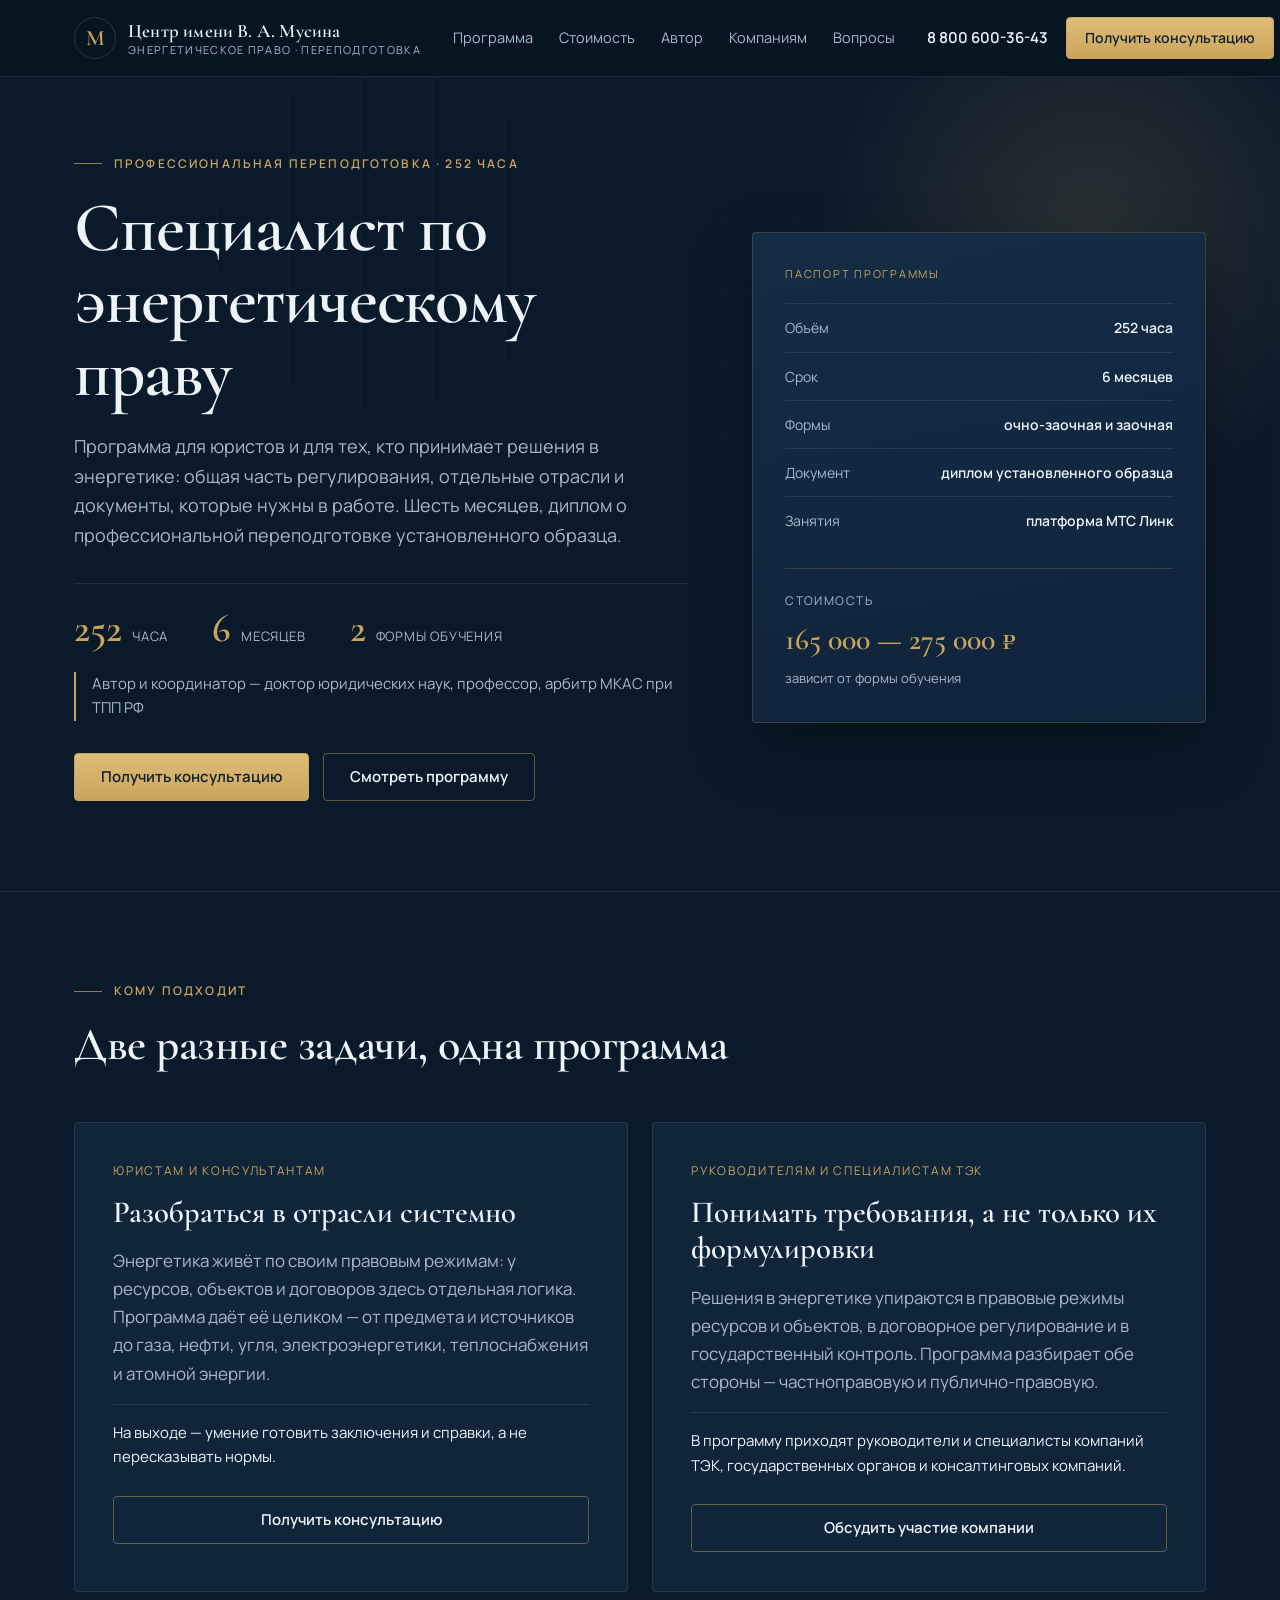
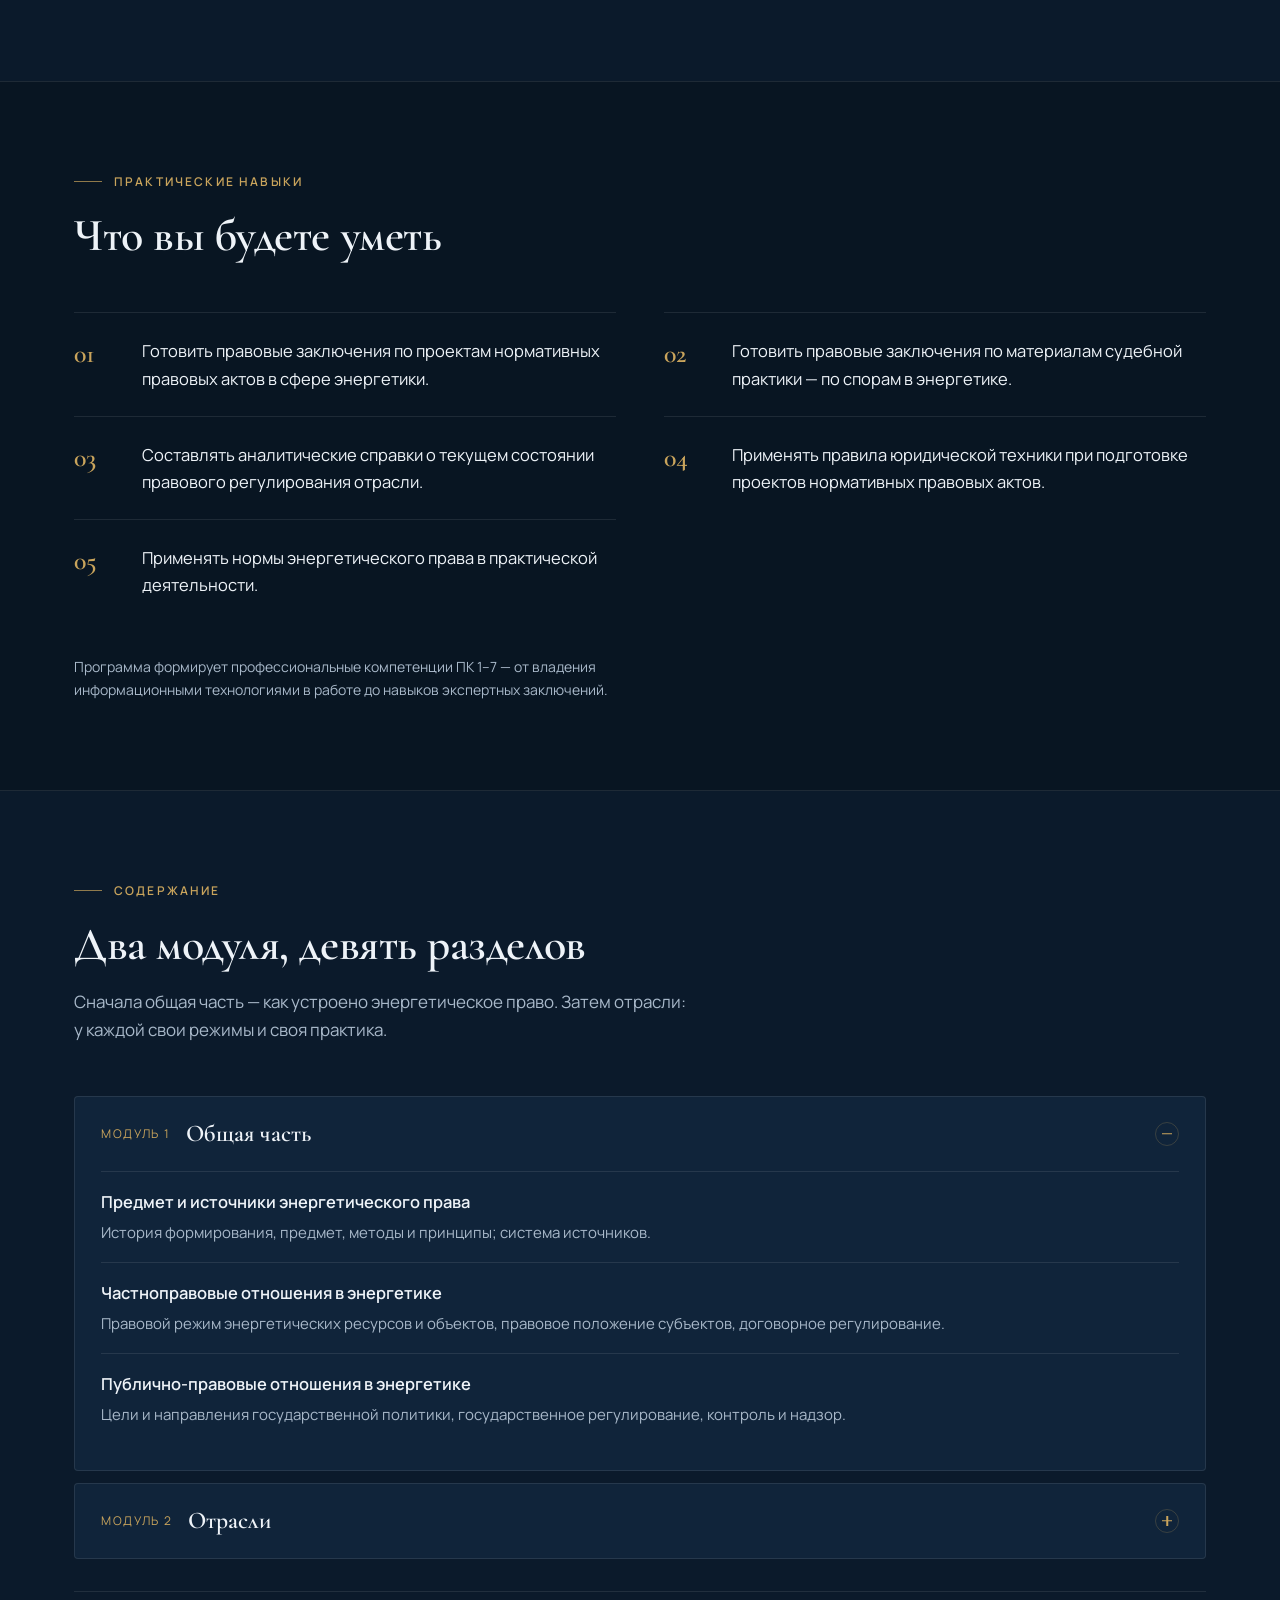
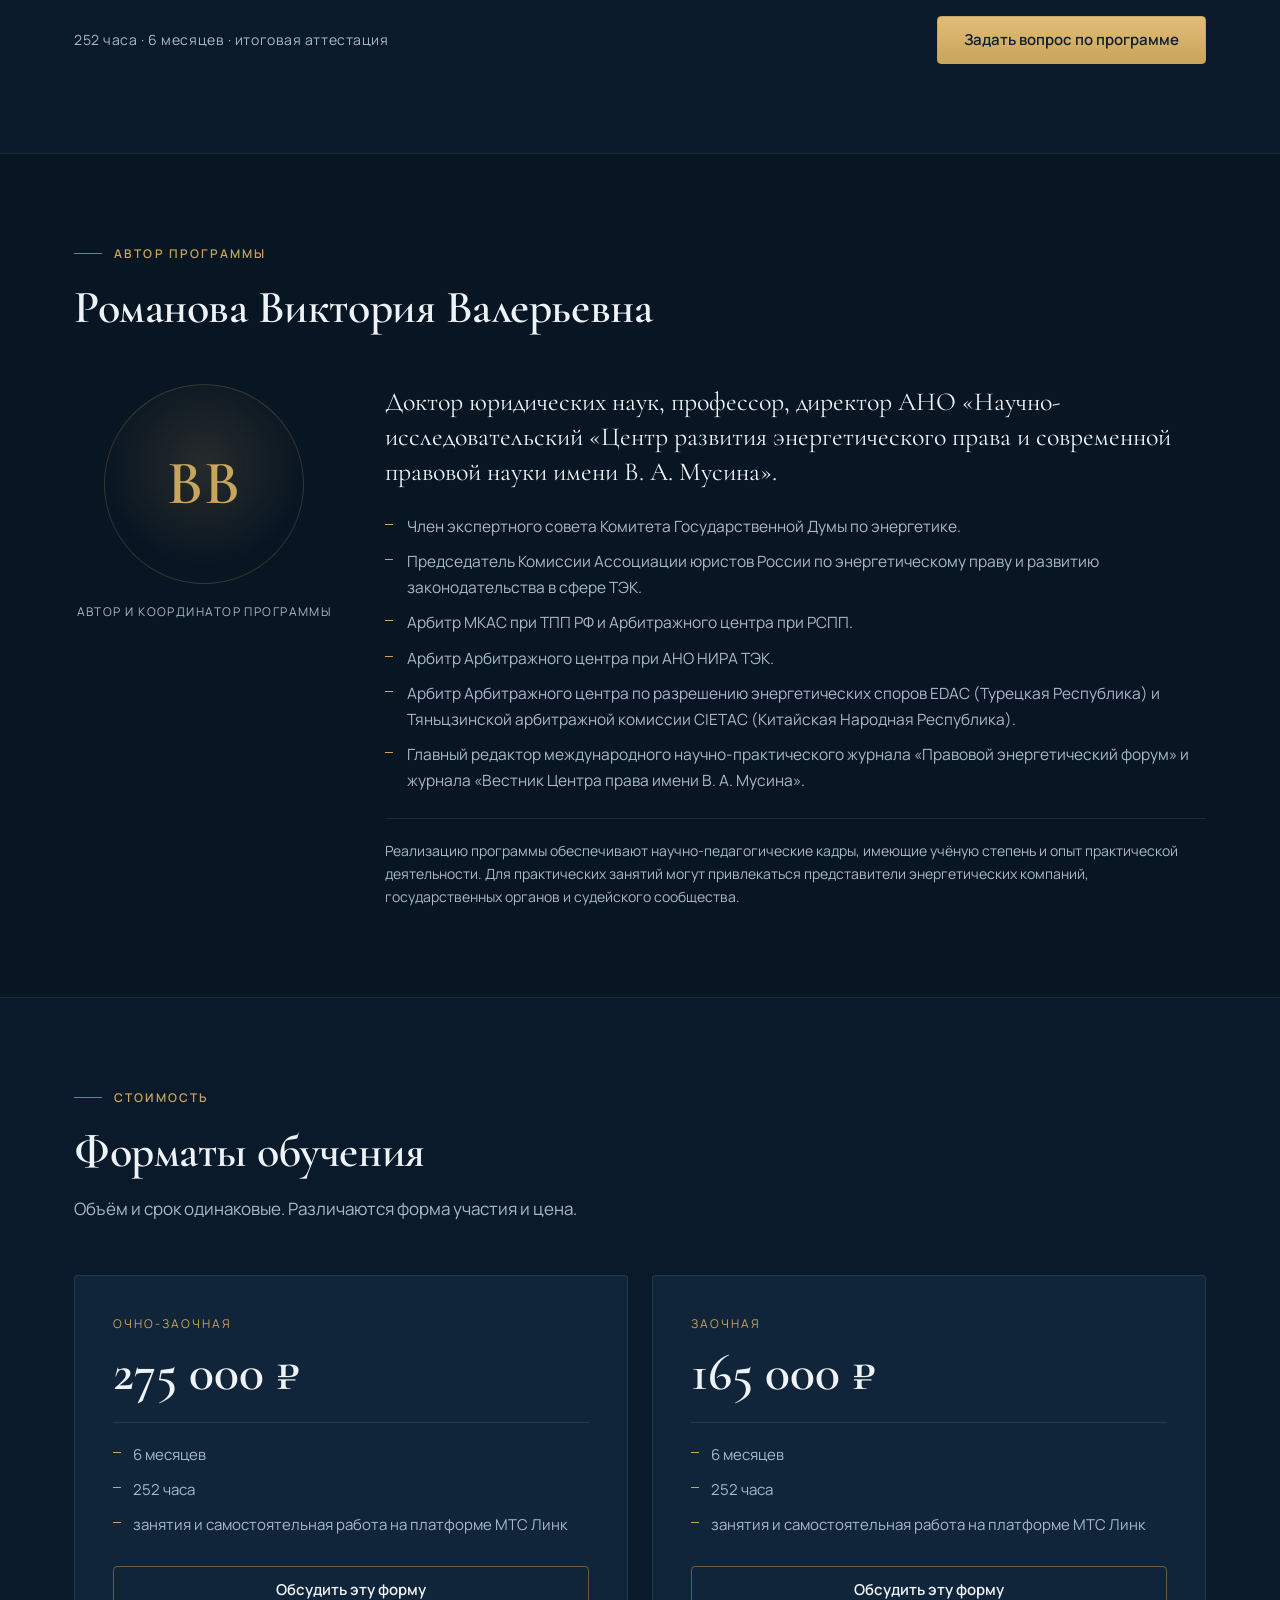
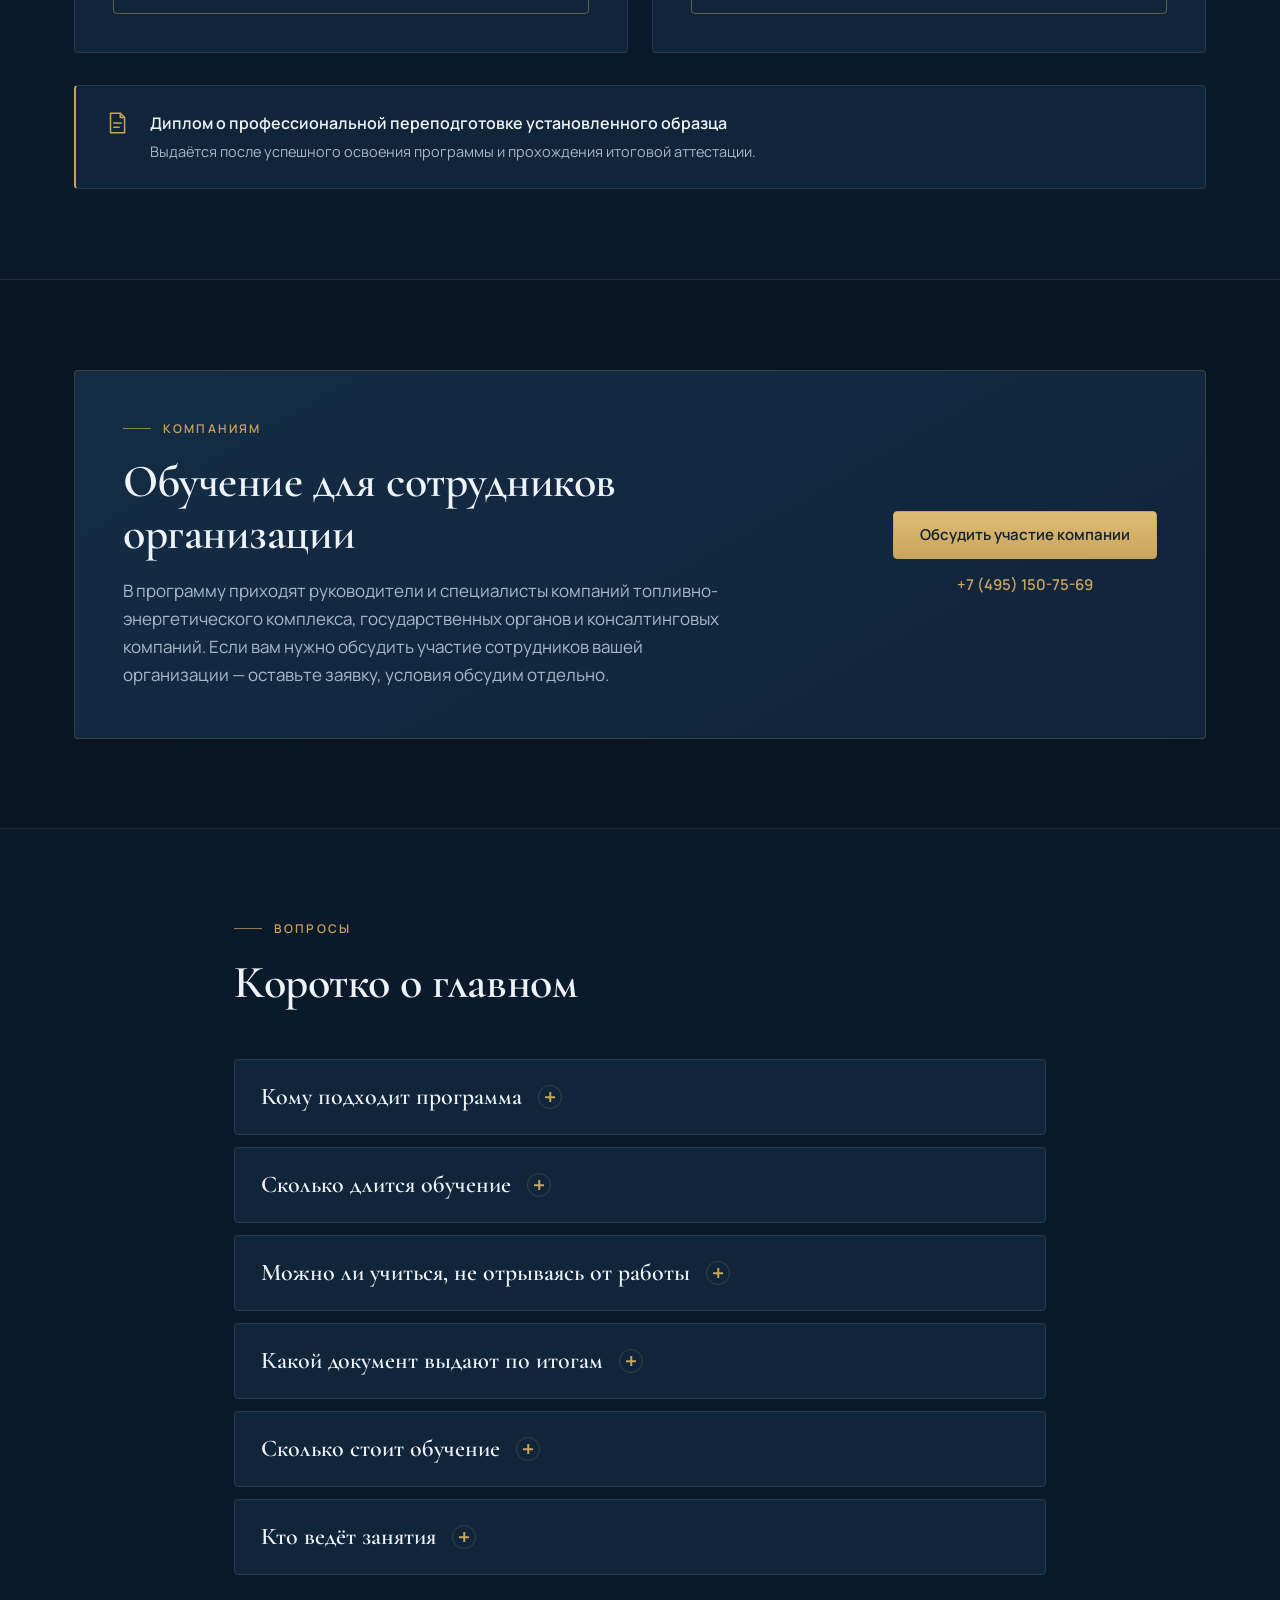
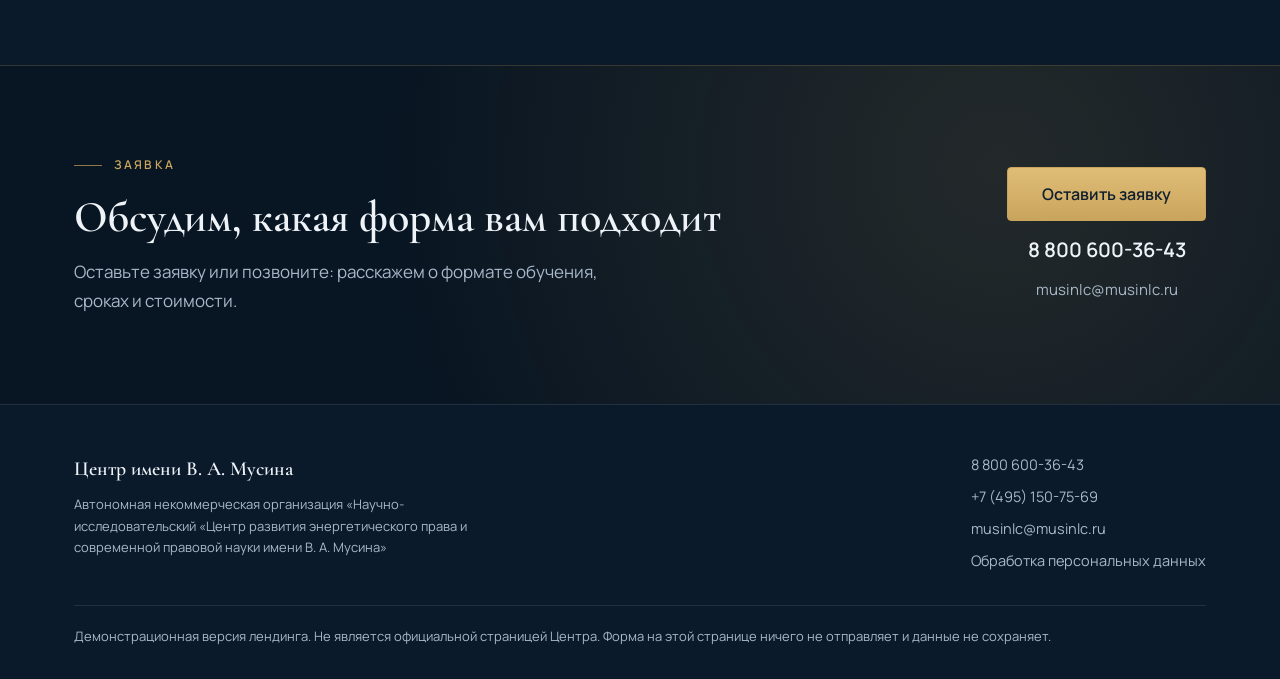
<file: index.html>
<!DOCTYPE html>
<html lang="ru">
<head>
  <meta charset="utf-8">
  <meta name="viewport" content="width=device-width, initial-scale=1">
  <meta name="robots" content="noindex, nofollow">
  <script>document.documentElement.classList.add("js");</script>
  <title>Специалист по энергетическому праву — профпереподготовка, 252 часа</title>
  <meta name="description" content="Профессиональная переподготовка по энергетическому праву: 252 часа, шесть месяцев, диплом установленного образца. Очно-заочная форма — 275 000 ₽, заочная — 165 000 ₽.">
  <meta name="theme-color" content="#0b1a2b">
  <meta property="og:type" content="website">
  <meta property="og:locale" content="ru_RU">
  <meta property="og:title" content="Специалист по энергетическому праву — 252 часа, 6 месяцев">
  <meta property="og:description" content="Профессиональная переподготовка: диплом установленного образца, занятия на платформе МТС Линк. Очно-заочная форма — 275 000 ₽, заочная — 165 000 ₽.">
  <meta property="og:image" content="assets/og-image.png">
  <link rel="icon" href="favicon.svg" type="image/svg+xml">
  <link rel="preconnect" href="https://fonts.googleapis.com">
  <link rel="preconnect" href="https://fonts.gstatic.com" crossorigin>
  <link rel="stylesheet" href="https://fonts.googleapis.com/css2?family=Cormorant+Garamond:wght@500;600&family=Manrope:wght@400;500;600&display=swap">
  <link rel="stylesheet" href="css/styles.css">
</head>
<body>
  <a class="skip-link" href="#main">Перейти к содержанию</a>

  <header class="site-header">
    <div class="container header-inner">
      <a class="brand" href="#top">
        <span class="brand__mark" aria-hidden="true">М</span>
        <span class="brand__text">
          <span class="brand__name">Центр имени В. А. Мусина</span>
          <span class="brand__sub">энергетическое право · переподготовка</span>
        </span>
      </a>

      <nav class="nav" aria-label="Основная навигация">
        <a href="#program">Программа</a>
        <a href="#price">Стоимость</a>
        <a href="#author">Автор</a>
        <a href="#corporate">Компаниям</a>
        <a href="#faq">Вопросы</a>
      </nav>

      <div class="header-actions">
        <a class="header-phone" href="tel:+78006003643">8 800 600-36-43</a>
        <button class="btn btn--accent btn--sm" type="button" data-open-lead data-request="Консультация из шапки">
          Получить консультацию
        </button>
        <button class="burger" type="button" aria-expanded="false" aria-controls="mobile-nav" aria-label="Открыть меню">
          <span></span><span></span><span></span>
        </button>
      </div>
    </div>

  </header>

  <div class="mobile-nav" id="mobile-nav" hidden>
    <nav aria-label="Мобильная навигация">
      <a href="#program">Программа</a>
      <a href="#price">Стоимость</a>
      <a href="#author">Автор</a>
      <a href="#corporate">Компаниям</a>
      <a href="#faq">Вопросы</a>
      <a href="tel:+78006003643" class="mobile-nav__phone">8 800 600-36-43</a>
      <button class="btn btn--accent" type="button" data-open-lead data-request="Консультация из мобильного меню">
        Получить консультацию
      </button>
    </nav>
  </div>

  <main id="main">
    <section class="hero" id="top">
      <div class="hero__glow" aria-hidden="true"></div>
      <div class="container hero__grid">
        <div class="hero__content reveal">
          <p class="eyebrow">Профессиональная переподготовка · 252 часа</p>
          <h1 class="hero__title">Специалист по энергетическому праву</h1>
          <p class="hero__lead">
            Программа для юристов и для тех, кто принимает решения в энергетике: общая
            часть регулирования, отдельные отрасли и документы, которые нужны в работе.
            Шесть месяцев, диплом о профессиональной переподготовке установленного образца.
          </p>

          <ul class="hero__facts">
            <li><span class="fact__value">252</span><span class="fact__label">часа</span></li>
            <li><span class="fact__value">6</span><span class="fact__label">месяцев</span></li>
            <li><span class="fact__value">2</span><span class="fact__label">формы обучения</span></li>
          </ul>

          <p class="hero__trust">
            Автор и координатор — доктор юридических наук, профессор,
            арбитр МКАС при ТПП РФ
          </p>

          <div class="hero__actions">
            <button class="btn btn--accent" type="button" data-open-lead data-request="Консультация с первого экрана">
              Получить консультацию
            </button>
            <a class="btn btn--ghost" href="#program">Смотреть программу</a>
          </div>
        </div>

        <aside class="hero-card reveal" aria-label="Паспорт программы">
          <p class="hero-card__label">Паспорт программы</p>
          <dl class="hero-card__rows">
            <div><dt>Объём</dt><dd>252 часа</dd></div>
            <div><dt>Срок</dt><dd>6 месяцев</dd></div>
            <div><dt>Формы</dt><dd>очно-заочная и заочная</dd></div>
            <div><dt>Документ</dt><dd>диплом установленного образца</dd></div>
            <div><dt>Занятия</dt><dd>платформа МТС Линк</dd></div>
          </dl>
          <a class="hero-card__price" href="#price">
            <span>Стоимость</span>
            <strong>165 000 — 275 000 ₽</strong>
            <em>зависит от формы обучения</em>
          </a>
        </aside>
      </div>
    </section>

    <section class="section" id="audience">
      <div class="container">
        <header class="section__head reveal">
          <p class="eyebrow">Кому подходит</p>
          <h2 class="section__title">Две разные задачи, одна программа</h2>
        </header>

        <div class="audience">
          <article class="aud-card reveal">
            <p class="aud-card__kicker">Юристам и консультантам</p>
            <h3 class="aud-card__title">Разобраться в отрасли системно</h3>
            <p class="aud-card__text">
              Энергетика живёт по своим правовым режимам: у ресурсов, объектов и договоров
              здесь отдельная логика. Программа даёт её целиком — от предмета и источников
              до газа, нефти, угля, электроэнергетики, теплоснабжения и атомной энергии.
            </p>
            <p class="aud-card__goal">
              На выходе — умение готовить заключения и справки, а не пересказывать нормы.
            </p>
            <button class="btn btn--ghost btn--wide" type="button" data-open-lead data-request="Консультация для юриста">
              Получить консультацию
            </button>
          </article>

          <article class="aud-card reveal">
            <p class="aud-card__kicker">Руководителям и специалистам ТЭК</p>
            <h3 class="aud-card__title">Понимать требования, а не только их формулировки</h3>
            <p class="aud-card__text">
              Решения в энергетике упираются в правовые режимы ресурсов и объектов,
              в договорное регулирование и в государственный контроль. Программа разбирает
              обе стороны — частноправовую и публично-правовую.
            </p>
            <p class="aud-card__goal">
              В программу приходят руководители и специалисты компаний ТЭК, государственных
              органов и консалтинговых компаний.
            </p>
            <button class="btn btn--ghost btn--wide" type="button" data-open-lead data-request="Обсудить участие компании" data-corporate="1">
              Обсудить участие компании
            </button>
          </article>
        </div>
      </div>
    </section>

    <section class="section section--tint" id="skills">
      <div class="container">
        <header class="section__head reveal">
          <p class="eyebrow">Практические навыки</p>
          <h2 class="section__title">Что вы будете уметь</h2>
        </header>

        <ul class="skills">
          <li class="skill reveal">
            <span class="skill__num">01</span>
            <p>Готовить правовые заключения по проектам нормативных правовых актов в сфере энергетики.</p>
          </li>
          <li class="skill reveal">
            <span class="skill__num">02</span>
            <p>Готовить правовые заключения по материалам судебной практики — по спорам в энергетике.</p>
          </li>
          <li class="skill reveal">
            <span class="skill__num">03</span>
            <p>Составлять аналитические справки о текущем состоянии правового регулирования отрасли.</p>
          </li>
          <li class="skill reveal">
            <span class="skill__num">04</span>
            <p>Применять правила юридической техники при подготовке проектов нормативных правовых актов.</p>
          </li>
          <li class="skill reveal">
            <span class="skill__num">05</span>
            <p>Применять нормы энергетического права в практической деятельности.</p>
          </li>
        </ul>

        <p class="skills__note reveal">
          Программа формирует профессиональные компетенции ПК 1–7 — от владения
          информационными технологиями в работе до навыков экспертных заключений.
        </p>
      </div>
    </section>

    <section class="section" id="program">
      <div class="container">
        <header class="section__head reveal">
          <p class="eyebrow">Содержание</p>
          <h2 class="section__title">Два модуля, девять разделов</h2>
          <p class="section__lead">
            Сначала общая часть — как устроено энергетическое право. Затем отрасли:
            у каждой свои режимы и своя практика.
          </p>
        </header>

        <div class="acc-group reveal">
          <details class="acc" open>
            <summary class="acc__head">
              <span class="acc__num">Модуль 1</span>
              <span class="acc__title">Общая часть</span>
              <span class="acc__mark" aria-hidden="true"></span>
            </summary>
            <div class="acc__body">
              <ol class="topics">
                <li class="topic">
                  <p class="topic__title">Предмет и источники энергетического права</p>
                  <p class="topic__text">История формирования, предмет, методы и принципы; система источников.</p>
                </li>
                <li class="topic">
                  <p class="topic__title">Частноправовые отношения в энергетике</p>
                  <p class="topic__text">Правовой режим энергетических ресурсов и объектов, правовое положение субъектов, договорное регулирование.</p>
                </li>
                <li class="topic">
                  <p class="topic__title">Публично-правовые отношения в энергетике</p>
                  <p class="topic__text">Цели и направления государственной политики, государственное регулирование, контроль и надзор.</p>
                </li>
              </ol>
            </div>
          </details>

          <details class="acc">
            <summary class="acc__head">
              <span class="acc__num">Модуль 2</span>
              <span class="acc__title">Отрасли</span>
              <span class="acc__mark" aria-hidden="true"></span>
            </summary>
            <div class="acc__body">
              <ol class="topics">
                <li class="topic"><p class="topic__title">Газовая отрасль</p></li>
                <li class="topic"><p class="topic__title">Нефтяная отрасль</p></li>
                <li class="topic"><p class="topic__title">Угольная отрасль</p></li>
                <li class="topic"><p class="topic__title">Электроэнергетика</p></li>
                <li class="topic"><p class="topic__title">Теплоснабжение</p></li>
                <li class="topic"><p class="topic__title">Использование атомной энергии</p></li>
              </ol>
            </div>
          </details>
        </div>

        <div class="program__foot reveal">
          <p>252 часа · 6 месяцев · итоговая аттестация</p>
          <button class="btn btn--accent" type="button" data-open-lead data-request="Вопрос по программе">
            Задать вопрос по программе
          </button>
        </div>
      </div>
    </section>

    <section class="section section--tint" id="author">
      <div class="container">
        <header class="section__head reveal">
          <p class="eyebrow">Автор программы</p>
          <h2 class="section__title">Романова Виктория Валерьевна</h2>
        </header>

        <div class="author reveal">
          <div class="author__aside">
            <div class="monogram" aria-hidden="true">
              <span>ВВ</span>
            </div>
            <p class="author__role">Автор и координатор программы</p>
          </div>

          <div class="author__body">
            <p class="author__lead">
              Доктор юридических наук, профессор, директор АНО «Научно-исследовательский
              «Центр развития энергетического права и современной правовой науки
              имени В. А. Мусина».
            </p>
            <ul class="author__list">
              <li>Член экспертного совета Комитета Государственной Думы по энергетике.</li>
              <li>Председатель Комиссии Ассоциации юристов России по энергетическому праву
                и развитию законодательства в сфере ТЭК.</li>
              <li>Арбитр МКАС при ТПП РФ и Арбитражного центра при РСПП.</li>
              <li>Арбитр Арбитражного центра при АНО НИРА ТЭК.</li>
              <li>Арбитр Арбитражного центра по разрешению энергетических споров EDAC
                (Турецкая Республика) и Тяньцзинской арбитражной комиссии CIETAC
                (Китайская Народная Республика).</li>
              <li>Главный редактор международного научно-практического журнала
                «Правовой энергетический форум» и журнала «Вестник Центра права
                имени В. А. Мусина».</li>
            </ul>
            <p class="author__note">
              Реализацию программы обеспечивают научно-педагогические кадры, имеющие учёную
              степень и опыт практической деятельности. Для практических занятий могут
              привлекаться представители энергетических компаний, государственных органов
              и судейского сообщества.
            </p>
          </div>
        </div>
      </div>
    </section>

    <section class="section" id="price">
      <div class="container">
        <header class="section__head reveal">
          <p class="eyebrow">Стоимость</p>
          <h2 class="section__title">Форматы обучения</h2>
          <p class="section__lead">
            Объём и срок одинаковые. Различаются форма участия и цена.
          </p>
        </header>

        <div class="price">
          <article class="price-card reveal">
            <p class="price-card__name">Очно-заочная</p>
            <p class="price-card__price">275 000 ₽</p>
            <ul class="price-card__meta">
              <li>6 месяцев</li>
              <li>252 часа</li>
              <li>занятия и самостоятельная работа на платформе МТС Линк</li>
            </ul>
            <button class="btn btn--ghost btn--wide" type="button" data-open-lead data-request="Очно-заочная форма" data-format="Очно-заочная">
              Обсудить эту форму
            </button>
          </article>

          <article class="price-card reveal">
            <p class="price-card__name">Заочная</p>
            <p class="price-card__price">165 000 ₽</p>
            <ul class="price-card__meta">
              <li>6 месяцев</li>
              <li>252 часа</li>
              <li>занятия и самостоятельная работа на платформе МТС Линк</li>
            </ul>
            <button class="btn btn--ghost btn--wide" type="button" data-open-lead data-request="Заочная форма" data-format="Заочная">
              Обсудить эту форму
            </button>
          </article>
        </div>

        <div class="doc-strip reveal">
          <div class="doc-strip__icon" aria-hidden="true">
            <svg viewBox="0 0 24 24" width="26" height="26" fill="none" stroke="currentColor" stroke-width="1.4" stroke-linecap="round" stroke-linejoin="round">
              <path d="M6 3h9l4 4v14H6z"></path>
              <path d="M15 3v4h4"></path>
              <path d="M9 12h7M9 16h5"></path>
            </svg>
          </div>
          <div>
            <p class="doc-strip__title">Диплом о профессиональной переподготовке установленного образца</p>
            <p class="doc-strip__text">
              Выдаётся после успешного освоения программы и прохождения итоговой аттестации.
            </p>
          </div>
        </div>
      </div>
    </section>

    <section class="section section--tint" id="corporate">
      <div class="container">
        <div class="corporate reveal">
          <div class="corporate__text">
            <p class="eyebrow">Компаниям</p>
            <h2 class="section__title">Обучение для сотрудников организации</h2>
            <p class="section__lead">
              В программу приходят руководители и специалисты компаний топливно-энергетического
              комплекса, государственных органов и консалтинговых компаний. Если вам нужно
              обсудить участие сотрудников вашей организации — оставьте заявку, условия
              обсудим отдельно.
            </p>
          </div>
          <div class="corporate__action">
            <button class="btn btn--accent" type="button" data-open-lead data-request="Участие компании" data-corporate="1">
              Обсудить участие компании
            </button>
            <a class="corporate__phone" href="tel:+74951507569">+7 (495) 150-75-69</a>
          </div>
        </div>
      </div>
    </section>

    <section class="section" id="faq">
      <div class="container container--narrow">
        <header class="section__head reveal">
          <p class="eyebrow">Вопросы</p>
          <h2 class="section__title">Коротко о главном</h2>
        </header>

        <div class="acc-group reveal">
          <details class="acc">
            <summary class="acc__head">
              <span class="acc__title">Кому подходит программа</span>
              <span class="acc__mark" aria-hidden="true"></span>
            </summary>
            <div class="acc__body">
              <p>Руководителям и специалистам компаний топливно-энергетического комплекса,
                государственных органов, консалтинговых компаний, юристам и другим
                заинтересованным лицам.</p>
            </div>
          </details>

          <details class="acc">
            <summary class="acc__head">
              <span class="acc__title">Сколько длится обучение</span>
              <span class="acc__mark" aria-hidden="true"></span>
            </summary>
            <div class="acc__body">
              <p>Шесть месяцев, 252 часа. Срок одинаковый для обеих форм обучения.</p>
            </div>
          </details>

          <details class="acc">
            <summary class="acc__head">
              <span class="acc__title">Можно ли учиться, не отрываясь от работы</span>
              <span class="acc__mark" aria-hidden="true"></span>
            </summary>
            <div class="acc__body">
              <p>Программа реализуется с использованием дистанционных образовательных
                технологий: онлайн-занятия и самостоятельная работа проходят на платформе
                МТС Линк.</p>
            </div>
          </details>

          <details class="acc">
            <summary class="acc__head">
              <span class="acc__title">Какой документ выдают по итогам</span>
              <span class="acc__mark" aria-hidden="true"></span>
            </summary>
            <div class="acc__body">
              <p>Диплом о профессиональной переподготовке установленного образца. Он выдаётся
                после успешного освоения программы и прохождения итоговой аттестации.</p>
            </div>
          </details>

          <details class="acc">
            <summary class="acc__head">
              <span class="acc__title">Сколько стоит обучение</span>
              <span class="acc__mark" aria-hidden="true"></span>
            </summary>
            <div class="acc__body">
              <p>Очно-заочная форма — 275 000 ₽, заочная — 165 000 ₽. Срок и объём
                у обеих форм одинаковые.</p>
            </div>
          </details>

          <details class="acc">
            <summary class="acc__head">
              <span class="acc__title">Кто ведёт занятия</span>
              <span class="acc__mark" aria-hidden="true"></span>
            </summary>
            <div class="acc__body">
              <p>Автор и координатор программы — Романова Виктория Валерьевна. Реализацию
                обеспечивают научно-педагогические кадры с учёной степенью и опытом
                практической деятельности; для практических занятий могут привлекаться
                представители энергетических компаний, государственных органов
                и судейского сообщества.</p>
            </div>
          </details>
        </div>
      </div>
    </section>

    <section class="cta" id="lead">
      <div class="container cta__inner">
        <div class="cta__text reveal">
          <p class="eyebrow">Заявка</p>
          <h2 class="cta__title">Обсудим, какая форма вам подходит</h2>
          <p class="cta__lead">
            Оставьте заявку или позвоните: расскажем о формате обучения, сроках и стоимости.
          </p>
        </div>
        <div class="cta__actions reveal">
          <button class="btn btn--accent btn--lg" type="button" data-open-lead data-request="Заявка из финального блока">
            Оставить заявку
          </button>
          <a class="cta__phone" href="tel:+78006003643">8 800 600-36-43</a>
          <a class="cta__mail" href="mailto:musinlc@musinlc.ru">musinlc@musinlc.ru</a>
        </div>
      </div>
    </section>
  </main>

  <footer class="footer">
    <div class="container footer__inner">
      <div class="footer__brand">
        <p class="footer__name">Центр имени В. А. Мусина</p>
        <p class="footer__org">
          Автономная некоммерческая организация «Научно-исследовательский «Центр развития
          энергетического права и современной правовой науки имени В. А. Мусина»
        </p>
      </div>

      <div class="footer__contacts">
        <a href="tel:+78006003643">8 800 600-36-43</a>
        <a href="tel:+74951507569">+7 (495) 150-75-69</a>
        <a href="mailto:musinlc@musinlc.ru">musinlc@musinlc.ru</a>
        <a href="privacy.html">Обработка персональных данных</a>
      </div>
    </div>

    <div class="container">
      <p class="footer__demo">
        Демонстрационная версия лендинга. Не является официальной страницей Центра.
        Форма на этой странице ничего не отправляет и данные не сохраняет.
      </p>
    </div>
  </footer>

  <button class="mobile-cta" type="button" data-open-lead data-request="Мобильная кнопка">
    Получить консультацию
  </button>

  <dialog class="modal" id="lead-modal" aria-labelledby="lead-modal-title">
    <div class="modal__panel">
      <button class="modal__close" type="button" data-close-lead aria-label="Закрыть окно">
        <svg viewBox="0 0 24 24" width="20" height="20" fill="none" stroke="currentColor" stroke-width="1.6" stroke-linecap="round">
          <path d="M6 6l12 12M18 6L6 18"></path>
        </svg>
      </button>

      <div class="modal__head">
        <p class="eyebrow" data-modal-request>Заявка</p>
        <h2 class="modal__title" id="lead-modal-title">Получить консультацию</h2>
        <p class="modal__lead">Оставьте имя и телефон — обсудим формат, сроки и стоимость.</p>
      </div>

      <form class="form" id="lead-form" novalidate>
        <input type="hidden" name="request" id="lead-request" value="">
        <input type="hidden" name="format" id="lead-format" value="">

        <div class="field">
          <label class="field__label" for="lead-name">Имя</label>
          <input class="field__input" id="lead-name" name="name" type="text" autocomplete="name" required placeholder="Как к вам обращаться">
          <p class="field__error" id="lead-name-error" hidden>Укажите имя — хотя бы два символа.</p>
        </div>

        <div class="field">
          <label class="field__label" for="lead-phone">Телефон</label>
          <input class="field__input" id="lead-phone" name="phone" type="tel" inputmode="tel" autocomplete="tel" required placeholder="+7 (___) ___-__-__">
          <p class="field__error" id="lead-phone-error" hidden>Укажите телефон полностью — 11 цифр.</p>
        </div>

        <div class="field" data-company-field hidden>
          <label class="field__label" for="lead-company">Компания</label>
          <input class="field__input" id="lead-company" name="company" type="text" autocomplete="organization" placeholder="Название организации">
        </div>

        <div class="checkbox">
          <input id="lead-consent" name="consent" type="checkbox" required>
          <label for="lead-consent">
            Согласен на обработку персональных данных
            (<a href="privacy.html">как это устроено в демо</a>)
          </label>
        </div>
        <p class="field__error" id="lead-consent-error" hidden>Без согласия отправить форму нельзя.</p>

        <button class="btn btn--accent btn--wide" type="submit">Отправить</button>

        <p class="form__note">
          Демонстрационная форма: данные никуда не отправляются и не сохраняются.
        </p>
      </form>

      <div class="form-success" id="lead-success" hidden>
        <p class="form-success__title">Спасибо.</p>
        <p class="form-success__text">
          Это демонстрационная форма — данные никуда не отправлены. В рабочей версии заявка
          уходит в Центр, а здесь она нужна, чтобы показать, как всё выглядит.
        </p>
        <button class="btn btn--ghost" type="button" data-close-lead>Закрыть</button>
      </div>
    </div>
  </dialog>

  <script src="js/script.js"></script>
</body>
</html>
</file>
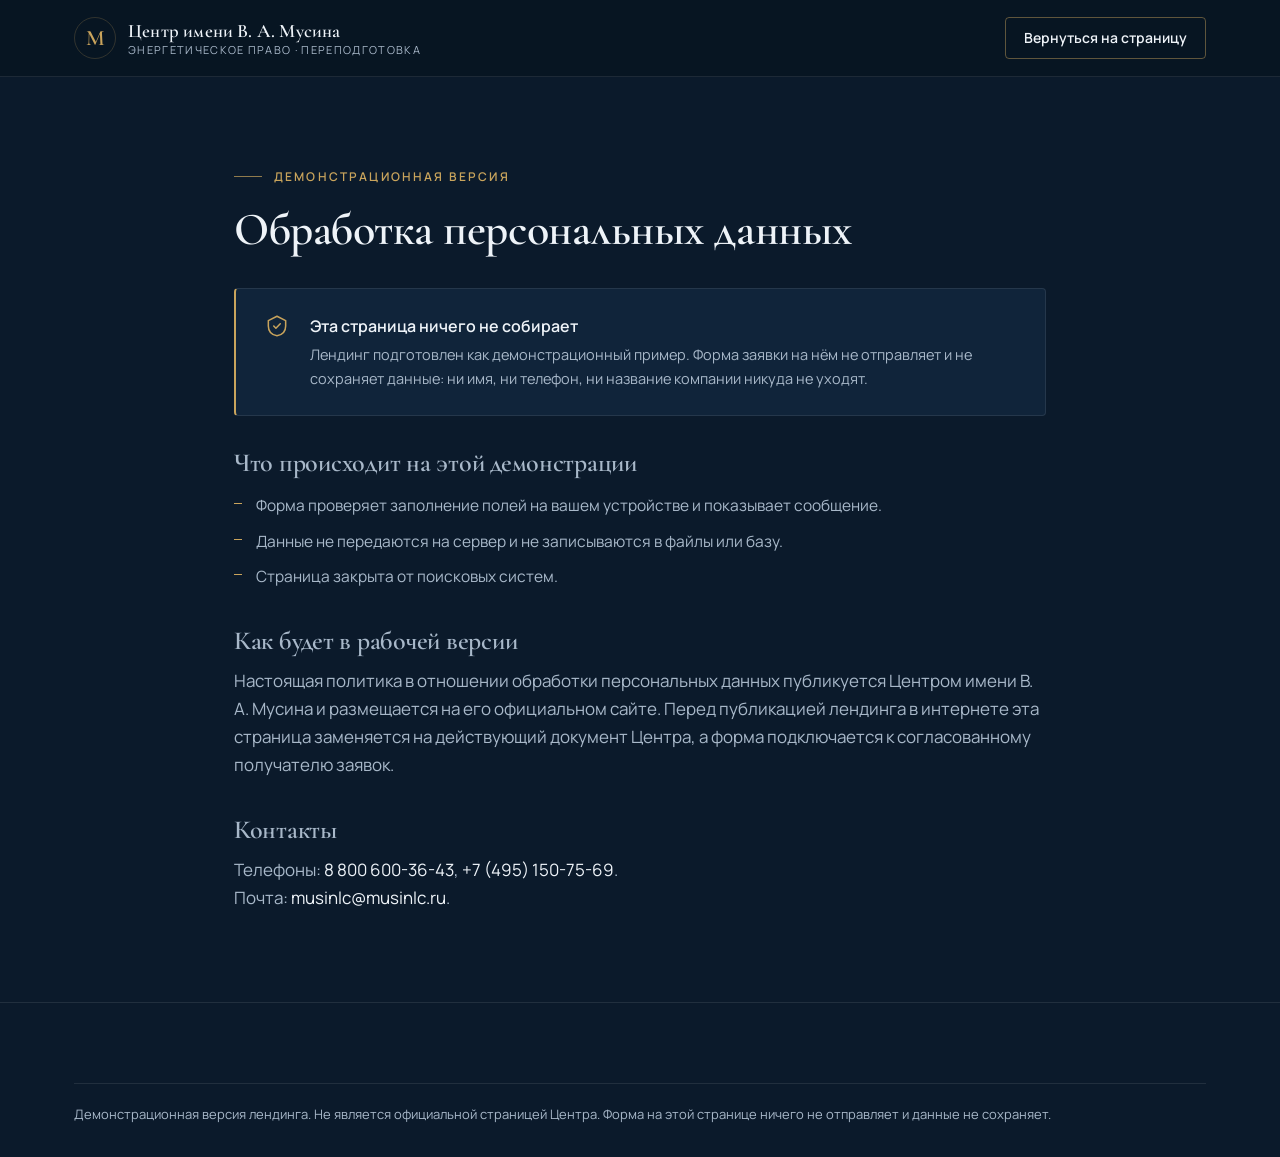
<file: privacy.html>
<!DOCTYPE html>
<html lang="ru">
<head>
  <meta charset="utf-8">
  <meta name="viewport" content="width=device-width, initial-scale=1">
  <meta name="robots" content="noindex, nofollow">
  <title>Обработка персональных данных — демонстрационная версия</title>
  <script>document.documentElement.classList.add("js");</script>
  <meta name="theme-color" content="#0b1a2b">
  <link rel="icon" href="favicon.svg" type="image/svg+xml">
  <link rel="preconnect" href="https://fonts.googleapis.com">
  <link rel="preconnect" href="https://fonts.gstatic.com" crossorigin>
  <link rel="stylesheet" href="https://fonts.googleapis.com/css2?family=Cormorant+Garamond:wght@500;600&family=Manrope:wght@400;500;600&display=swap">
  <link rel="stylesheet" href="css/styles.css">
</head>
<body>
  <a class="skip-link" href="#main">Перейти к содержанию</a>

  <header class="site-header">
    <div class="container header-inner">
      <a class="brand" href="index.html">
        <span class="brand__mark" aria-hidden="true">М</span>
        <span class="brand__text">
          <span class="brand__name">Центр имени В. А. Мусина</span>
          <span class="brand__sub">энергетическое право · переподготовка</span>
        </span>
      </a>
      <a class="btn btn--ghost btn--sm" href="index.html" style="margin-left:auto">Вернуться на страницу</a>
    </div>
  </header>

  <main id="main" class="section">
    <div class="container container--narrow">
      <p class="eyebrow">Демонстрационная версия</p>
      <h1 class="section__title">Обработка персональных данных</h1>

      <div class="doc-strip" style="margin-top:32px">
        <div class="doc-strip__icon" aria-hidden="true">
          <svg viewBox="0 0 24 24" width="26" height="26" fill="none" stroke="currentColor" stroke-width="1.4" stroke-linecap="round" stroke-linejoin="round">
            <path d="M12 3l8 4v5c0 5-3.4 8.2-8 9-4.6-.8-8-4-8-9V7z"></path>
            <path d="M9 12l2 2 4-4"></path>
          </svg>
        </div>
        <div>
          <p class="doc-strip__title">Эта страница ничего не собирает</p>
          <p class="doc-strip__text">
            Лендинг подготовлен как демонстрационный пример. Форма заявки на нём
            не отправляет и не сохраняет данные: ни имя, ни телефон, ни название компании
            никуда не уходят.
          </p>
        </div>
      </div>

      <div style="margin-top:32px;color:var(--muted)">
        <h2 class="section__title" style="font-size:26px">Что происходит на этой демонстрации</h2>
        <ul class="author__list" style="margin-top:16px">
          <li>Форма проверяет заполнение полей на вашем устройстве и показывает сообщение.</li>
          <li>Данные не передаются на сервер и не записываются в файлы или базу.</li>
          <li>Страница закрыта от поисковых систем.</li>
        </ul>

        <h2 class="section__title" style="font-size:26px;margin-top:36px">Как будет в рабочей версии</h2>
        <p style="margin-top:12px">
          Настоящая политика в отношении обработки персональных данных публикуется Центром
          имени В. А. Мусина и размещается на его официальном сайте. Перед публикацией
          лендинга в интернете эта страница заменяется на действующий документ Центра,
          а форма подключается к согласованному получателю заявок.
        </p>

        <h2 class="section__title" style="font-size:26px;margin-top:36px">Контакты</h2>
        <p style="margin-top:12px">
          Телефоны: <a href="tel:+78006003643" style="color:var(--text)">8 800 600-36-43</a>,
          <a href="tel:+74951507569" style="color:var(--text)">+7 (495) 150-75-69</a>.<br>
          Почта: <a href="mailto:musinlc@musinlc.ru" style="color:var(--text)">musinlc@musinlc.ru</a>.
        </p>
      </div>
    </div>
  </main>

  <footer class="footer">
    <div class="container">
      <p class="footer__demo">
        Демонстрационная версия лендинга. Не является официальной страницей Центра.
        Форма на этой странице ничего не отправляет и данные не сохраняет.
      </p>
    </div>
  </footer>
</body>
</html>
</file>
<file: css/styles.css>
/* ============================================================
   Специалист по энергетическому праву — лендинг (демо)
   Один файл оформления. Настройки — в блоке :root ниже.
   ============================================================ */

:root {
  /* палитра */
  --bg: #0b1a2b;
  --bg-deep: #081522;
  --surface: #10243a;
  --surface-2: #142c45;
  --text: #eef3f8;
  --muted: #a8b8c9;
  --accent: #c9a45c;
  --accent-strong: #e0bd77;
  --accent-ink: #10202f;
  --border: rgba(201, 164, 92, 0.22);
  --line: rgba(255, 255, 255, 0.09);
  --danger: #ff9f8f;

  /* шрифты */
  --font-display: "Cormorant Garamond", Georgia, "Times New Roman", serif;
  --font-text: "Manrope", -apple-system, "Segoe UI", Roboto, Arial, sans-serif;

  /* сетка и размеры */
  --container: 1180px;
  --radius: 4px;
  --header-h: 76px;
  --shadow: 0 24px 60px rgba(0, 0, 0, 0.35);
  --ease: cubic-bezier(0.22, 0.61, 0.36, 1);
}

/* ---------- сброс ---------- */

*,
*::before,
*::after {
  box-sizing: border-box;
}

html {
  scroll-behavior: smooth;
  scroll-padding-top: calc(var(--header-h) + 16px);
  -webkit-text-size-adjust: 100%;
}

body {
  margin: 0;
  background: var(--bg);
  color: var(--text);
  font-family: var(--font-text);
  font-size: 17px;
  line-height: 1.65;
  -webkit-font-smoothing: antialiased;
}

body.is-menu-open,
body.is-modal-open {
  overflow: hidden;
}

h1,
h2,
h3,
p,
ul,
ol,
dl,
dd,
dt,
figure {
  margin: 0;
}

ul,
ol {
  padding: 0;
  list-style: none;
}

a {
  color: inherit;
  text-decoration: none;
}

button {
  font: inherit;
  color: inherit;
}

img,
svg {
  max-width: 100%;
}

:focus-visible {
  outline: 2px solid var(--accent);
  outline-offset: 3px;
}

/* Скрытые блоки не должны перебиваться display из классов */
[hidden] {
  display: none !important;
}

/* ---------- служебное ---------- */

.skip-link {
  position: absolute;
  left: 16px;
  top: -80px;
  z-index: 200;
  padding: 12px 20px;
  background: var(--accent);
  color: var(--accent-ink);
  border-radius: var(--radius);
  font-weight: 600;
  transition: top 0.2s var(--ease);
}

.skip-link:focus {
  top: 12px;
}

.container {
  width: 100%;
  max-width: var(--container);
  margin: 0 auto;
  padding: 0 24px;
}

.container--narrow {
  max-width: 860px;
}

/* ---------- типографика ---------- */

.eyebrow {
  display: flex;
  align-items: center;
  gap: 12px;
  margin-bottom: 18px;
  font-size: 12px;
  font-weight: 600;
  letter-spacing: 0.18em;
  text-transform: uppercase;
  color: var(--accent);
}

.eyebrow::before {
  content: "";
  width: 28px;
  height: 1px;
  background: var(--accent);
  opacity: 0.7;
}

.section__title {
  font-family: var(--font-display);
  font-weight: 600;
  font-size: clamp(30px, 3.6vw, 46px);
  line-height: 1.12;
  letter-spacing: -0.01em;
}

.section__lead {
  max-width: 62ch;
  margin-top: 18px;
  color: var(--muted);
  font-size: 17px;
}

.section {
  padding: clamp(64px, 7vw, 104px) 0;
}

.section--tint {
  background: var(--bg-deep);
  border-top: 1px solid var(--line);
  border-bottom: 1px solid var(--line);
}

.section__head {
  margin-bottom: clamp(36px, 4vw, 56px);
}

/* ---------- кнопки ---------- */

.btn {
  display: inline-flex;
  align-items: center;
  justify-content: center;
  gap: 10px;
  min-height: 48px;
  padding: 13px 26px;
  border: 1px solid transparent;
  border-radius: var(--radius);
  font-family: var(--font-text);
  font-size: 15px;
  font-weight: 600;
  line-height: 1.2;
  text-align: center;
  cursor: pointer;
  transition: background 0.2s var(--ease), color 0.2s var(--ease),
    border-color 0.2s var(--ease), transform 0.2s var(--ease);
}

.btn--accent {
  background: linear-gradient(180deg, var(--accent-strong), var(--accent));
  color: var(--accent-ink);
  border-color: var(--accent);
}

.btn--accent:hover {
  background: linear-gradient(180deg, #f0d195, var(--accent-strong));
  transform: translateY(-1px);
}

.btn--ghost {
  background: transparent;
  border-color: rgba(201, 164, 92, 0.45);
  color: var(--text);
}

.btn--ghost:hover {
  background: rgba(201, 164, 92, 0.1);
  border-color: var(--accent);
}

.btn--sm {
  min-height: 42px;
  padding: 10px 18px;
  font-size: 14px;
  white-space: nowrap;
}

.header-actions .btn {
  white-space: nowrap;
}

.btn--lg {
  min-height: 54px;
  padding: 16px 34px;
  font-size: 16px;
}

.btn--wide {
  width: 100%;
}

/* ---------- шапка ---------- */

.site-header {
  position: sticky;
  top: 0;
  z-index: 80;
  background: rgba(8, 21, 34, 0.92);
  border-bottom: 1px solid var(--line);
  backdrop-filter: blur(10px);
}

.header-inner {
  display: flex;
  align-items: center;
  gap: 32px;
  min-height: var(--header-h);
}

.brand {
  display: flex;
  align-items: center;
  gap: 12px;
  flex-shrink: 0;
}

.brand__mark {
  display: grid;
  place-items: center;
  width: 42px;
  height: 42px;
  border: 1px solid var(--border);
  border-radius: 50%;
  font-family: var(--font-display);
  font-size: 22px;
  font-weight: 600;
  color: var(--accent);
}

.brand__text {
  display: flex;
  flex-direction: column;
  line-height: 1.25;
}

.brand__name {
  font-family: var(--font-display);
  font-size: 19px;
  font-weight: 600;
  letter-spacing: 0.01em;
}

.brand__sub {
  font-size: 11px;
  letter-spacing: 0.12em;
  text-transform: uppercase;
  color: var(--muted);
}

.nav {
  display: flex;
  align-items: center;
  gap: 26px;
  margin-left: auto;
  font-size: 14.5px;
}

.nav a {
  color: var(--muted);
  transition: color 0.2s var(--ease);
}

.nav a:hover {
  color: var(--text);
}

.header-actions {
  display: flex;
  align-items: center;
  gap: 18px;
}

.header-phone {
  font-size: 15px;
  font-weight: 600;
  white-space: nowrap;
  color: var(--text);
}

.header-phone:hover {
  color: var(--accent);
}

.burger {
  display: none;
  flex-direction: column;
  justify-content: center;
  gap: 5px;
  width: 44px;
  height: 44px;
  padding: 0 11px;
  background: transparent;
  border: 1px solid var(--border);
  border-radius: var(--radius);
  cursor: pointer;
}

.burger span {
  display: block;
  height: 1.5px;
  background: var(--text);
  transition: transform 0.2s var(--ease), opacity 0.2s var(--ease);
}

.burger[aria-expanded="true"] span:nth-child(1) {
  transform: translateY(6.5px) rotate(45deg);
}

.burger[aria-expanded="true"] span:nth-child(2) {
  opacity: 0;
}

.burger[aria-expanded="true"] span:nth-child(3) {
  transform: translateY(-6.5px) rotate(-45deg);
}

.mobile-nav {
  position: fixed;
  top: var(--header-h);
  left: 0;
  right: 0;
  bottom: 0;
  z-index: 70;
  padding: 28px 24px 40px;
  background: var(--bg);
  overflow-y: auto;
  border-top: 1px solid var(--line);
}

.mobile-nav[hidden] {
  display: none;
}

.mobile-nav nav {
  display: flex;
  flex-direction: column;
  gap: 4px;
}

.mobile-nav a {
  padding: 14px 0;
  border-bottom: 1px solid var(--line);
  font-size: 17px;
}

.mobile-nav__phone {
  color: var(--accent);
  font-weight: 600;
}

.mobile-nav .btn {
  margin-top: 22px;
}

/* ---------- первый экран ---------- */

.hero {
  position: relative;
  padding: clamp(48px, 6vw, 88px) 0 clamp(56px, 7vw, 96px);
  overflow: hidden;
  border-bottom: 1px solid var(--line);
}

.hero::before {
  content: "";
  position: absolute;
  inset: 0;
  background-image:
    linear-gradient(rgba(255, 255, 255, 0.028) 1px, transparent 1px),
    linear-gradient(90deg, rgba(255, 255, 255, 0.028) 1px, transparent 1px);
  background-size: 72px 72px;
  mask-image: radial-gradient(circle at 30% 20%, #000 0%, transparent 72%);
  pointer-events: none;
}

.hero__glow {
  position: absolute;
  top: -160px;
  right: -120px;
  width: 620px;
  height: 620px;
  border-radius: 50%;
  background: radial-gradient(circle, rgba(201, 164, 92, 0.16), transparent 62%);
  pointer-events: none;
}

.hero__grid {
  position: relative;
  display: grid;
  grid-template-columns: minmax(0, 1.15fr) minmax(0, 0.85fr);
  gap: clamp(32px, 5vw, 64px);
  align-items: center;
}

.hero__title {
  font-family: var(--font-display);
  font-weight: 600;
  font-size: clamp(38px, 5.6vw, 70px);
  line-height: 1.04;
  letter-spacing: -0.015em;
}

.hero__lead {
  max-width: 54ch;
  margin-top: 22px;
  color: var(--muted);
  font-size: 18px;
}

.hero__facts {
  display: flex;
  flex-wrap: wrap;
  gap: 20px 44px;
  margin-top: 32px;
  padding-top: 24px;
  border-top: 1px solid var(--line);
}

.hero__facts li {
  display: flex;
  align-items: baseline;
  gap: 10px;
}

.fact__value {
  font-family: var(--font-display);
  font-size: 40px;
  font-weight: 600;
  line-height: 1;
  color: var(--accent);
}

.fact__label {
  font-size: 13px;
  letter-spacing: 0.06em;
  text-transform: uppercase;
  color: var(--muted);
}

.hero__trust {
  margin-top: 24px;
  font-size: 15px;
  color: var(--muted);
  padding-left: 16px;
  border-left: 2px solid var(--accent);
}

.hero__actions {
  display: flex;
  flex-wrap: wrap;
  gap: 14px;
  margin-top: 32px;
}

.hero-card {
  padding: 32px;
  background: linear-gradient(170deg, var(--surface-2), var(--surface));
  border: 1px solid var(--border);
  border-radius: var(--radius);
  box-shadow: var(--shadow);
}

.hero-card__label {
  font-size: 11px;
  letter-spacing: 0.16em;
  text-transform: uppercase;
  color: var(--accent);
}

.hero-card__rows {
  margin-top: 20px;
}

.hero-card__rows > div {
  display: flex;
  justify-content: space-between;
  gap: 16px;
  padding: 12px 0;
  border-top: 1px solid var(--line);
}

.hero-card__rows dt {
  font-size: 14px;
  color: var(--muted);
}

.hero-card__rows dd {
  font-size: 14px;
  font-weight: 600;
  text-align: right;
}

.hero-card__price {
  display: flex;
  flex-direction: column;
  gap: 4px;
  margin-top: 24px;
  padding-top: 22px;
  border-top: 1px solid var(--border);
}

.hero-card__price span {
  font-size: 12px;
  letter-spacing: 0.12em;
  text-transform: uppercase;
  color: var(--muted);
}

.hero-card__price strong {
  font-family: var(--font-display);
  font-size: 30px;
  font-weight: 600;
  color: var(--accent);
}

.hero-card__price em {
  font-size: 13px;
  font-style: normal;
  color: var(--muted);
}

.hero-card__price:hover strong {
  color: var(--accent-strong);
}

/* ---------- аудитории ---------- */

.audience {
  display: grid;
  grid-template-columns: repeat(2, minmax(0, 1fr));
  gap: 24px;
}

.aud-card {
  display: flex;
  flex-direction: column;
  padding: clamp(26px, 3vw, 40px);
  background: var(--surface);
  border: 1px solid var(--line);
  border-radius: var(--radius);
}

.aud-card__kicker {
  font-size: 12px;
  letter-spacing: 0.14em;
  text-transform: uppercase;
  color: var(--accent);
}

.aud-card__title {
  margin-top: 14px;
  font-family: var(--font-display);
  font-size: clamp(24px, 2.4vw, 31px);
  font-weight: 600;
  line-height: 1.18;
}

.aud-card__text {
  margin-top: 16px;
  color: var(--muted);
}

.aud-card__goal {
  margin-top: 16px;
  padding-top: 16px;
  border-top: 1px solid var(--line);
  font-size: 15px;
}

.aud-card .btn {
  margin-top: 26px;
}

/* ---------- навыки ---------- */

.skills {
  display: grid;
  grid-template-columns: repeat(2, minmax(0, 1fr));
  gap: 0 48px;
}

.skill {
  display: grid;
  grid-template-columns: 52px 1fr;
  gap: 16px;
  padding: 24px 0;
  border-top: 1px solid var(--line);
}

.skill__num {
  font-family: var(--font-display);
  font-size: 26px;
  font-weight: 600;
  color: var(--accent);
  line-height: 1.3;
}

.skill p {
  font-size: 16.5px;
}

.skills__note {
  max-width: 72ch;
  margin-top: 32px;
  font-size: 14px;
  color: var(--muted);
}

/* ---------- аккордеон ---------- */

.acc-group {
  display: flex;
  flex-direction: column;
  gap: 12px;
}

.acc {
  background: var(--surface);
  border: 1px solid var(--line);
  border-radius: var(--radius);
}

.acc__head {
  display: grid;
  grid-template-columns: auto 1fr 24px;
  align-items: center;
  gap: 16px;
  padding: 22px 26px;
  cursor: pointer;
  list-style: none;
  transition: background 0.2s var(--ease);
}

.acc__head::-webkit-details-marker {
  display: none;
}

.acc__head:hover {
  background: var(--surface-2);
}

.acc__num {
  font-size: 12px;
  letter-spacing: 0.14em;
  text-transform: uppercase;
  color: var(--accent);
  white-space: nowrap;
}

.acc__title {
  font-family: var(--font-display);
  font-size: clamp(19px, 2vw, 24px);
  font-weight: 600;
  line-height: 1.25;
}

.acc__mark {
  position: relative;
  width: 24px;
  height: 24px;
  border: 1px solid var(--border);
  border-radius: 50%;
}

.acc__mark::before,
.acc__mark::after {
  content: "";
  position: absolute;
  top: 50%;
  left: 50%;
  background: var(--accent);
  transform: translate(-50%, -50%);
  transition: transform 0.2s var(--ease), opacity 0.2s var(--ease);
}

.acc__mark::before {
  width: 10px;
  height: 1.5px;
}

.acc__mark::after {
  width: 1.5px;
  height: 10px;
}

.acc[open] .acc__mark::after {
  opacity: 0;
  transform: translate(-50%, -50%) rotate(90deg);
}

.acc__body {
  padding: 0 26px 26px;
}

.topics {
  display: grid;
  gap: 0;
}

.topic {
  padding: 16px 0;
  border-top: 1px solid var(--line);
}

.topic__title {
  font-size: 16.5px;
  font-weight: 600;
}

.topic__text {
  margin-top: 6px;
  font-size: 15px;
  color: var(--muted);
}

.acc__body > p {
  padding-top: 8px;
  color: var(--muted);
}

.program__foot {
  display: flex;
  flex-wrap: wrap;
  align-items: center;
  justify-content: space-between;
  gap: 20px;
  margin-top: 32px;
  padding-top: 24px;
  border-top: 1px solid var(--line);
}

.program__foot p {
  font-size: 14px;
  letter-spacing: 0.04em;
  color: var(--muted);
}

/* ---------- автор ---------- */

.author {
  display: grid;
  grid-template-columns: 260px 1fr;
  gap: clamp(28px, 4vw, 56px);
  align-items: start;
}

.author__aside {
  display: flex;
  flex-direction: column;
  align-items: center;
  gap: 18px;
}

.monogram {
  display: grid;
  place-items: center;
  width: 200px;
  height: 200px;
  border: 1px solid var(--border);
  border-radius: 50%;
  background: radial-gradient(circle at 50% 40%, rgba(201, 164, 92, 0.16), transparent 68%);
}

.monogram span {
  font-family: var(--font-display);
  font-size: 62px;
  font-weight: 600;
  letter-spacing: 0.02em;
  color: var(--accent);
}

.author__role {
  font-size: 12px;
  letter-spacing: 0.12em;
  text-transform: uppercase;
  text-align: center;
  color: var(--muted);
}

.author__lead {
  font-family: var(--font-display);
  font-size: clamp(21px, 2.2vw, 26px);
  line-height: 1.35;
}

.author__list {
  display: grid;
  gap: 10px;
  margin-top: 24px;
}

.author__list li {
  position: relative;
  padding-left: 22px;
  font-size: 15.5px;
  color: var(--muted);
}

.author__list li::before {
  content: "";
  position: absolute;
  top: 10px;
  left: 0;
  width: 8px;
  height: 1px;
  background: var(--accent);
}

.author__note {
  margin-top: 24px;
  padding-top: 20px;
  border-top: 1px solid var(--line);
  font-size: 14px;
  color: var(--muted);
}

/* ---------- стоимость ---------- */

.price {
  display: grid;
  grid-template-columns: repeat(2, minmax(0, 1fr));
  gap: 24px;
}

.price-card {
  display: flex;
  flex-direction: column;
  padding: clamp(26px, 3vw, 40px);
  background: var(--surface);
  border: 1px solid var(--line);
  border-radius: var(--radius);
}

.price-card__name {
  font-size: 12px;
  letter-spacing: 0.16em;
  text-transform: uppercase;
  color: var(--accent);
}

.price-card__price {
  margin-top: 12px;
  font-family: var(--font-display);
  font-size: clamp(38px, 4.4vw, 52px);
  font-weight: 600;
  line-height: 1.05;
}

.price-card__meta {
  display: grid;
  gap: 10px;
  margin-top: 22px;
  padding-top: 20px;
  border-top: 1px solid var(--line);
}

.price-card__meta li {
  position: relative;
  padding-left: 20px;
  font-size: 15px;
  color: var(--muted);
}

.price-card__meta li::before {
  content: "";
  position: absolute;
  top: 9px;
  left: 0;
  width: 8px;
  height: 1px;
  background: var(--accent);
}

.price-card__meta {
  margin-bottom: 28px;
}

.price-card .btn {
  margin-top: auto;
}

.doc-strip {
  display: flex;
  gap: 20px;
  align-items: flex-start;
  margin-top: 32px;
  padding: 24px 28px;
  background: var(--surface);
  border: 1px solid var(--line);
  border-left: 2px solid var(--accent);
  border-radius: var(--radius);
}

.doc-strip__icon {
  flex-shrink: 0;
  color: var(--accent);
}

.doc-strip__title {
  font-size: 16px;
  font-weight: 600;
}

.doc-strip__text {
  margin-top: 4px;
  font-size: 14.5px;
  color: var(--muted);
}

/* ---------- компаниям ---------- */

.corporate {
  display: grid;
  grid-template-columns: minmax(0, 1fr) auto;
  gap: clamp(24px, 4vw, 56px);
  align-items: center;
  padding: clamp(28px, 4vw, 48px);
  background: linear-gradient(150deg, var(--surface-2), var(--surface));
  border: 1px solid var(--border);
  border-radius: var(--radius);
}

.corporate__action {
  display: flex;
  flex-direction: column;
  align-items: center;
  gap: 14px;
}

.corporate__phone {
  font-size: 15px;
  font-weight: 600;
  color: var(--accent);
}

.corporate__phone:hover {
  color: var(--accent-strong);
}

/* ---------- финальный блок ---------- */

.cta {
  padding: clamp(56px, 7vw, 96px) 0;
  background:
    radial-gradient(circle at 78% 30%, rgba(201, 164, 92, 0.14), transparent 60%),
    var(--bg-deep);
  border-top: 1px solid var(--border);
}

.cta__inner {
  display: grid;
  grid-template-columns: minmax(0, 1fr) auto;
  gap: clamp(24px, 4vw, 56px);
  align-items: center;
}

.cta__title {
  font-family: var(--font-display);
  font-weight: 600;
  font-size: clamp(28px, 3.6vw, 44px);
  line-height: 1.12;
}

.cta__lead {
  max-width: 56ch;
  margin-top: 16px;
  color: var(--muted);
}

.cta__actions {
  display: flex;
  flex-direction: column;
  align-items: center;
  gap: 12px;
}

.cta__phone {
  font-size: 20px;
  font-weight: 600;
}

.cta__phone:hover {
  color: var(--accent);
}

.cta__mail {
  font-size: 15px;
  color: var(--muted);
}

.cta__mail:hover {
  color: var(--text);
}

/* ---------- подвал ---------- */

.footer {
  padding: 48px 0 32px;
  border-top: 1px solid var(--line);
  background: var(--bg);
}

.footer__inner {
  display: flex;
  flex-wrap: wrap;
  justify-content: space-between;
  gap: 32px;
}

.footer__name {
  font-family: var(--font-display);
  font-size: 20px;
  font-weight: 600;
}

.footer__org {
  max-width: 52ch;
  margin-top: 8px;
  font-size: 13px;
  color: var(--muted);
}

.footer__contacts {
  display: flex;
  flex-direction: column;
  gap: 8px;
  font-size: 14.5px;
}

.footer__contacts a {
  color: var(--muted);
}

.footer__contacts a:hover {
  color: var(--accent);
}

.footer__demo {
  margin-top: 32px;
  padding-top: 20px;
  border-top: 1px solid var(--line);
  font-size: 13px;
  color: var(--muted);
}

/* ---------- мобильная кнопка ---------- */

.mobile-cta {
  display: none;
  position: fixed;
  left: 12px;
  right: 12px;
  bottom: 12px;
  z-index: 60;
  min-height: 52px;
  padding: 14px 20px;
  background: linear-gradient(180deg, var(--accent-strong), var(--accent));
  color: var(--accent-ink);
  border: none;
  border-radius: var(--radius);
  font-size: 15px;
  font-weight: 600;
  box-shadow: 0 12px 30px rgba(0, 0, 0, 0.45);
  cursor: pointer;
  opacity: 0;
  transform: translateY(120%);
  transition: opacity 0.25s var(--ease), transform 0.25s var(--ease);
}

.mobile-cta.is-shown {
  opacity: 1;
  transform: none;
}

body.is-modal-open .mobile-cta {
  display: none;
}

/* ---------- модальное окно и форма ---------- */

.modal {
  width: min(520px, calc(100% - 32px));
  max-height: calc(100vh - 32px);
  padding: 0;
  border: none;
  background: transparent;
  color: var(--text);
  overflow: visible;
}

.modal::backdrop {
  background: rgba(4, 12, 20, 0.74);
  backdrop-filter: blur(3px);
}

.modal__panel {
  position: relative;
  max-height: calc(100vh - 32px);
  padding: clamp(28px, 4vw, 40px);
  background: var(--surface);
  border: 1px solid var(--border);
  border-radius: var(--radius);
  box-shadow: var(--shadow);
  overflow-y: auto;
}

.modal__close {
  position: absolute;
  top: 14px;
  right: 14px;
  display: grid;
  place-items: center;
  width: 40px;
  height: 40px;
  background: transparent;
  border: 1px solid var(--line);
  border-radius: 50%;
  color: var(--muted);
  cursor: pointer;
  transition: color 0.2s var(--ease), border-color 0.2s var(--ease);
}

.modal__close:hover {
  color: var(--text);
  border-color: var(--border);
}

.modal__title {
  font-family: var(--font-display);
  font-size: clamp(26px, 3vw, 32px);
  font-weight: 600;
  line-height: 1.15;
}

.modal__lead {
  margin-top: 10px;
  font-size: 15px;
  color: var(--muted);
}

.form {
  display: grid;
  gap: 18px;
  margin-top: 26px;
}

.field {
  display: grid;
  gap: 8px;
}

.field__label {
  font-size: 13px;
  letter-spacing: 0.04em;
  color: var(--muted);
}

.field__input {
  width: 100%;
  min-height: 48px;
  padding: 12px 14px;
  background: rgba(255, 255, 255, 0.03);
  border: 1px solid rgba(255, 255, 255, 0.16);
  border-radius: var(--radius);
  color: var(--text);
  font-family: var(--font-text);
  font-size: 16px;
  transition: border-color 0.2s var(--ease), background 0.2s var(--ease);
}

.field__input::placeholder {
  color: rgba(168, 184, 201, 0.6);
}

.field__input:hover {
  border-color: rgba(255, 255, 255, 0.26);
}

.field__input:focus {
  outline: none;
  border-color: var(--accent);
  background: rgba(255, 255, 255, 0.05);
}

.field--error .field__input {
  border-color: var(--danger);
}

.field__error {
  margin: 0;
  font-size: 13px;
  color: var(--danger);
}

.checkbox {
  display: grid;
  grid-template-columns: 20px 1fr;
  gap: 12px;
  align-items: start;
  font-size: 13.5px;
  color: var(--muted);
}

.checkbox input {
  width: 20px;
  height: 20px;
  margin: 1px 0 0;
  accent-color: var(--accent);
  cursor: pointer;
}

.checkbox a {
  color: var(--text);
  text-decoration: underline;
  text-decoration-color: var(--border);
  text-underline-offset: 3px;
}

.checkbox a:hover {
  color: var(--accent);
}

.form__note {
  font-size: 12.5px;
  color: var(--muted);
}

.form-success {
  display: grid;
  gap: 14px;
  margin-top: 26px;
}

.form-success__title {
  font-family: var(--font-display);
  font-size: 30px;
  font-weight: 600;
  color: var(--accent);
}

.form-success__text {
  font-size: 15px;
  color: var(--muted);
}

.form-success .btn {
  justify-self: start;
}

/* ---------- появление блоков ---------- */

.reveal {
  transition: opacity 0.6s var(--ease), transform 0.6s var(--ease);
}

/* Прячем блоки только если скрипты работают: без JS всё видно сразу. */
.js .reveal {
  opacity: 0;
  transform: translateY(16px);
}

.js .reveal.is-visible {
  opacity: 1;
  transform: none;
}

/* ============================================================
   Адаптив
   ============================================================ */

@media (max-width: 1120px) {
  .nav {
    gap: 18px;
  }

  .header-phone {
    display: none;
  }
}

@media (max-width: 980px) {
  .hero__grid {
    grid-template-columns: minmax(0, 1fr);
  }

  .hero-card {
    max-width: 560px;
  }

  .author {
    grid-template-columns: minmax(0, 1fr);
  }

  .author__aside {
    flex-direction: row;
    justify-content: flex-start;
    gap: 24px;
  }

  .monogram {
    width: 128px;
    height: 128px;
  }

  .monogram span {
    font-size: 42px;
  }

  .author__role {
    text-align: left;
  }

  .corporate,
  .cta__inner {
    grid-template-columns: minmax(0, 1fr);
  }

  .corporate__action,
  .cta__actions {
    align-items: flex-start;
  }
}

@media (max-width: 860px) {
  .nav {
    display: none;
  }

  .burger {
    display: flex;
  }

  .header-actions {
    margin-left: auto;
  }

  .audience,
  .price,
  .skills {
    grid-template-columns: minmax(0, 1fr);
  }
}

@media (max-width: 760px) {
  :root {
    --header-h: 64px;
  }

  body {
    font-size: 16px;
    padding-bottom: 76px;
  }

  .header-inner {
    gap: 16px;
  }

  .brand__sub {
    display: none;
  }

  .header-actions .btn {
    display: none;
  }

  .mobile-cta {
    display: block;
  }

  .hero__facts {
    gap: 16px 32px;
  }

  .fact__value {
    font-size: 32px;
  }

  .doc-strip {
    flex-direction: column;
    gap: 12px;
  }

  .acc__head {
    padding: 18px 20px;
  }

  .acc__body {
    padding: 0 20px 20px;
  }

  .skill {
    grid-template-columns: 40px 1fr;
  }

  .footer__inner {
    flex-direction: column;
    gap: 24px;
  }
}

@media (max-width: 560px) {
  .container {
    padding: 0 18px;
  }

  .hero__actions .btn,
  .program__foot .btn,
  .corporate__action .btn {
    width: 100%;
  }

  .hero__actions,
  .program__foot,
  .corporate__action {
    gap: 12px;
  }

  .cta__actions {
    width: 100%;
  }

  .cta__actions .btn {
    width: 100%;
  }

  .modal {
    width: 100%;
    max-height: 100%;
  }

  .modal__panel {
    max-height: 100vh;
    border-radius: 0;
  }

  .hero__title {
    font-size: clamp(32px, 9vw, 42px);
  }
}

@media (max-width: 420px) {
  .brand__name {
    font-size: 16px;
  }

  .brand__mark {
    width: 36px;
    height: 36px;
    font-size: 19px;
  }

  .acc__head {
    gap: 10px;
    padding: 16px 16px;
  }

  .acc__num {
    font-size: 10.5px;
    letter-spacing: 0.08em;
  }

  .acc__body {
    padding: 0 16px 16px;
  }

  .fact__value {
    font-size: 28px;
  }

  .fact__label {
    font-size: 11.5px;
  }
}

/* ---------- уменьшенное движение ---------- */

@media (prefers-reduced-motion: reduce) {
  html {
    scroll-behavior: auto;
  }

  *,
  *::before,
  *::after {
    animation-duration: 0.001ms !important;
    animation-iteration-count: 1 !important;
    transition-duration: 0.001ms !important;
  }

  .reveal,
  .js .reveal {
    opacity: 1;
    transform: none;
  }
}
</file>
